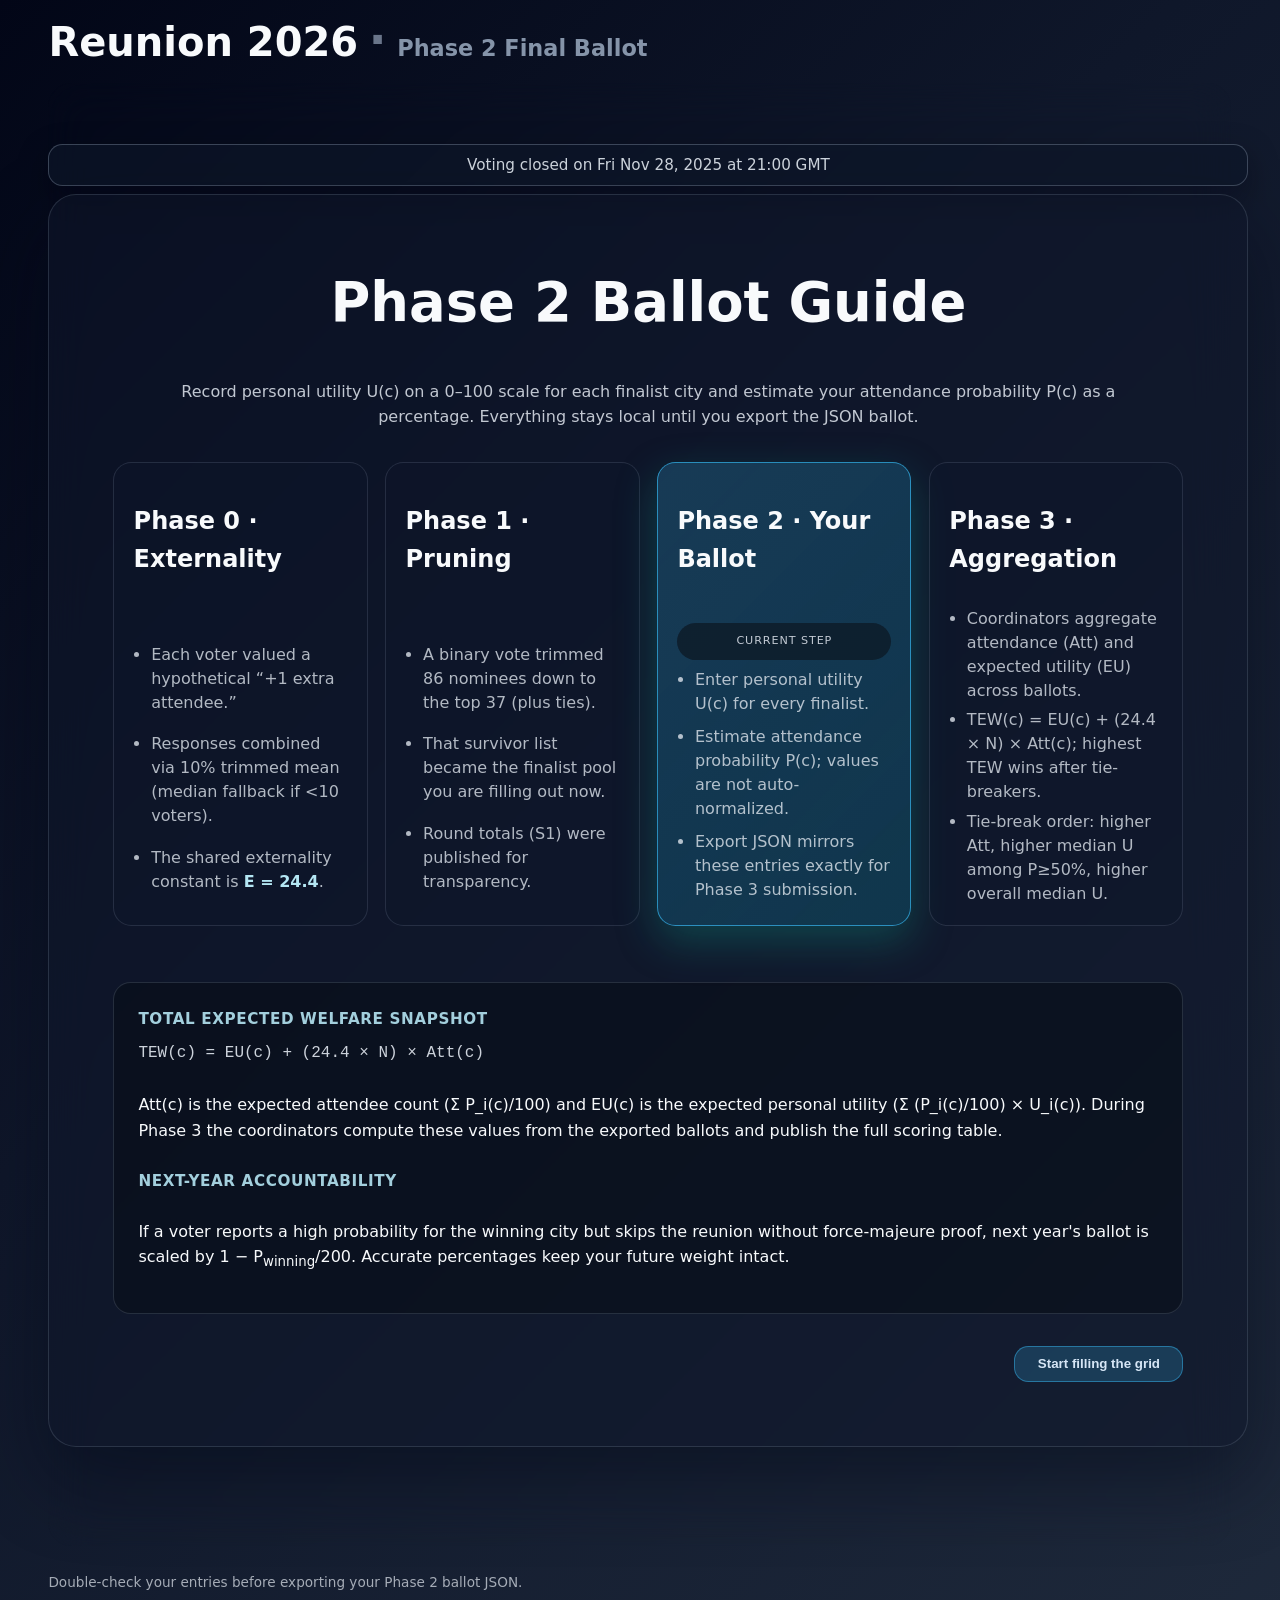
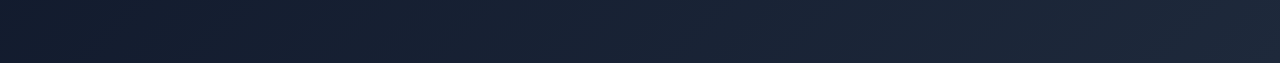
<file: index.html>
<!doctype html>
<html lang="en">
	<head>
		<meta charset="utf-8" />
		<meta name="viewport" content="width=device-width, initial-scale=1" />
		
		<link href="./_app/immutable/assets/0.D694T-lY.css" rel="stylesheet">
		<link href="./_app/immutable/assets/2.HRNiUAYQ.css" rel="stylesheet">
		<link rel="modulepreload" href="./_app/immutable/entry/start.GPjlVy9E.js">
		<link rel="modulepreload" href="./_app/immutable/chunks/DjeO5tV2.js">
		<link rel="modulepreload" href="./_app/immutable/chunks/CtXWJ4Rl.js">
		<link rel="modulepreload" href="./_app/immutable/chunks/BWXlo-vP.js">
		<link rel="modulepreload" href="./_app/immutable/chunks/DX2lUfdR.js">
		<link rel="modulepreload" href="./_app/immutable/entry/app.DF6a4t0v.js">
		<link rel="modulepreload" href="./_app/immutable/chunks/j1nT2hqj.js">
		<link rel="modulepreload" href="./_app/immutable/chunks/DscdaUK8.js">
		<link rel="modulepreload" href="./_app/immutable/chunks/BkcxXaB0.js">
		<link rel="modulepreload" href="./_app/immutable/chunks/CvkxTUf8.js">
		<link rel="modulepreload" href="./_app/immutable/nodes/0.BTne2GQh.js">
		<link rel="modulepreload" href="./_app/immutable/chunks/tUnkN8nb.js">
		<link rel="modulepreload" href="./_app/immutable/chunks/CHXiOBr5.js">
		<link rel="modulepreload" href="./_app/immutable/nodes/2.CywXmAq1.js"><!--12qhfyh--><link rel="icon" href="data:image/svg+xml,%3csvg%20xmlns='http://www.w3.org/2000/svg'%20width='107'%20height='128'%20viewBox='0%200%20107%20128'%3e%3ctitle%3esvelte-logo%3c/title%3e%3cpath%20d='M94.157%2022.819c-10.4-14.885-30.94-19.297-45.792-9.835L22.282%2029.608A29.92%2029.92%200%200%200%208.764%2049.65a31.5%2031.5%200%200%200%203.108%2020.231%2030%2030%200%200%200-4.477%2011.183%2031.9%2031.9%200%200%200%205.448%2024.116c10.402%2014.887%2030.942%2019.297%2045.791%209.835l26.083-16.624A29.92%2029.92%200%200%200%2098.235%2078.35a31.53%2031.53%200%200%200-3.105-20.232%2030%2030%200%200%200%204.474-11.182%2031.88%2031.88%200%200%200-5.447-24.116'%20style='fill:%23ff3e00'/%3e%3cpath%20d='M45.817%20106.582a20.72%2020.72%200%200%201-22.237-8.243%2019.17%2019.17%200%200%201-3.277-14.503%2018%2018%200%200%201%20.624-2.435l.49-1.498%201.337.981a33.6%2033.6%200%200%200%2010.203%205.098l.97.294-.09.968a5.85%205.85%200%200%200%201.052%203.878%206.24%206.24%200%200%200%206.695%202.485%205.8%205.8%200%200%200%201.603-.704L69.27%2076.28a5.43%205.43%200%200%200%202.45-3.631%205.8%205.8%200%200%200-.987-4.371%206.24%206.24%200%200%200-6.698-2.487%205.7%205.7%200%200%200-1.6.704l-9.953%206.345a19%2019%200%200%201-5.296%202.326%2020.72%2020.72%200%200%201-22.237-8.243%2019.17%2019.17%200%200%201-3.277-14.502%2017.99%2017.99%200%200%201%208.13-12.052l26.081-16.623a19%2019%200%200%201%205.3-2.329%2020.72%2020.72%200%200%201%2022.237%208.243%2019.17%2019.17%200%200%201%203.277%2014.503%2018%2018%200%200%201-.624%202.435l-.49%201.498-1.337-.98a33.6%2033.6%200%200%200-10.203-5.1l-.97-.294.09-.968a5.86%205.86%200%200%200-1.052-3.878%206.24%206.24%200%200%200-6.696-2.485%205.8%205.8%200%200%200-1.602.704L37.73%2051.72a5.42%205.42%200%200%200-2.449%203.63%205.79%205.79%200%200%200%20.986%204.372%206.24%206.24%200%200%200%206.698%202.486%205.8%205.8%200%200%200%201.602-.704l9.952-6.342a19%2019%200%200%201%205.295-2.328%2020.72%2020.72%200%200%201%2022.237%208.242%2019.17%2019.17%200%200%201%203.277%2014.503%2018%2018%200%200%201-8.13%2012.053l-26.081%2016.622a19%2019%200%200%201-5.3%202.328'%20style='fill:%23fff'/%3e%3c/svg%3e"/><!----><!--1uha8ag--><!----><title>Reunion 2026 — Lightning Grid (Voting ends in 18d 12:31 GMT)</title>
	</head>
	<body data-sveltekit-preload-data="hover">
		<div style="display: contents"><!--[--><!--[--><!----><div class="app-shell svelte-12qhfyh"><!--[--><header class="app-header svelte-12qhfyh"><div class="brand svelte-12qhfyh"><h1 class="svelte-12qhfyh"><a href="/" class="svelte-12qhfyh"><span class="brand-name svelte-12qhfyh">Reunion 2026</span> <span class="brand-separator svelte-12qhfyh" aria-hidden="true">·</span> <span class="brand-phase svelte-12qhfyh">Phase 2 Final Ballot</span></a></h1></div> <!--[!--><!--]--> <!--[!--><!--]--> <div class="sr-announcer svelte-12qhfyh" aria-live="polite" aria-atomic="true"></div></header><!--]--> <div class="app-body svelte-12qhfyh"><main class="content grid-mode svelte-12qhfyh" id="main-content" tabindex="-1"><!--[--><!----><div class="page-container svelte-1uha8ag"><div class="countdown-banner svelte-1uha8ag" aria-live="polite">Voting closes in 18d 12:31 (Fri Nov 28, 2025 · 21:00 GMT)</div> <!--[--><!--[--><section class="hero svelte-yczqw6"><h1 class="svelte-yczqw6">Phase 2 Ballot Guide</h1> <p class="lede svelte-yczqw6">Record personal utility U(c) on a 0–100 scale for each finalist city and estimate your attendance probability P(c) as a percentage. Everything stays local until you export the JSON ballot.</p> <section class="phase-cards svelte-yczqw6"><article class="svelte-yczqw6"><h2>Phase 0 · Externality</h2> <ul class="svelte-yczqw6"><li>Each voter valued a hypothetical “+1 extra attendee.”</li> <li>Responses combined via 10% trimmed mean (median fallback if &lt;10 voters).</li> <li class="svelte-yczqw6">The shared externality constant is <strong class="svelte-yczqw6">E = 24.4</strong>.</li></ul></article> <article class="svelte-yczqw6"><h2>Phase 1 · Pruning</h2> <ul class="svelte-yczqw6"><li>A binary vote trimmed 86 nominees down to the top 37 (plus ties).</li> <li>That survivor list became the finalist pool you are filling out now.</li> <li>Round totals (S1) were published for transparency.</li></ul></article> <article class="current svelte-yczqw6"><h2>Phase 2 · Your Ballot</h2> <span class="current-tag svelte-yczqw6">Current step</span> <ul class="svelte-yczqw6"><li>Enter personal utility U(c) for every finalist.</li> <li>Estimate attendance probability P(c); values are not auto-normalized.</li> <li>Export JSON mirrors these entries exactly for Phase 3 submission.</li></ul></article> <article class="svelte-yczqw6"><h2>Phase 3 · Aggregation</h2> <ul class="svelte-yczqw6"><li>Coordinators aggregate attendance (Att) and expected utility (EU) across ballots.</li> <li>TEW(c) = EU(c) + (24.4 × N) × Att(c); highest TEW wins after tie-breakers.</li> <li>Tie-break order: higher Att, higher median U among P≥50%, higher overall median U.</li></ul></article></section> <section class="framework svelte-yczqw6"><h3 class="svelte-yczqw6">Total Expected Welfare snapshot</h3> <pre class="svelte-yczqw6">TEW(c) = EU(c) + (24.4 × N) × Att(c)</pre> <p>Att(c) is the expected attendee count (Σ P_i(c)/100) and EU(c) is the expected personal utility (Σ (P_i(c)/100) × U_i(c)). During Phase 3 the coordinators compute these values from the exported ballots and publish the full scoring table.</p> <h3 class="svelte-yczqw6">Next-year accountability</h3> <p>If a voter reports a high probability for the winning city but skips the reunion without force-majeure proof, next year's ballot is scaled by 1 − P<sub>winning</sub>/200. Accurate percentages keep your future weight intact.</p></section> <footer class="modal-footer svelte-yczqw6"><button type="button" class="primary svelte-yczqw6">Start filling the grid</button></footer></section><!--]--><!--]--></div><!----><!--]--></main></div> <footer class="app-footer svelte-12qhfyh"><p>Double-check your entries before exporting your Phase 2 ballot JSON.</p></footer></div> <!--[--><div class="result-area svelte-12qhfyh" data-result-pane=""><section class="result-pane svelte-ktcmex"><div class="result-row svelte-ktcmex"><span class="row-label svelte-ktcmex">Status</span> <div class="row-body framed svelte-ktcmex"><div class="progress-track svelte-ktcmex" role="progressbar" aria-valuenow="0" aria-valuemin="0" aria-valuemax="100" aria-valuetext="0 of 74"><div class="progress-fill svelte-ktcmex" style="width: 0%;"></div></div> <div class="status-text svelte-ktcmex" aria-live="polite">0/74 values complete (0%)</div></div></div> <div class="result-row svelte-ktcmex"><span class="row-label svelte-ktcmex">JSON</span> <div class="row-body framed svelte-ktcmex"><code class="json-preview svelte-ktcmex" aria-label="Export preview" aria-live="polite">[
  [
    "??",
    "??"
  ],
  [
    "??",
    "??"
  ],
  [
    "??",
    "??"
  ],
  [
    "??",
    "??"
  ],
  [
    "??",
    "??"
  ],
  [
    "??",
    "??"
  ],
  [
    "??",
    "??"
  ],
  [
    "??",
    "??"
  ],
  [
    "??",
    "??"
  ],
  [
    "??",
    "??"
  ],
  [
    "??",
    "??"
  ],
  [
    "??",
    "??"
  ],
  [
    "??",
    "??"
  ],
  [
    "??",
    "??"
  ],
  [
    "??",
    "??"
  ],
  [
    "??",
    "??"
  ],
  [
    "??",
    "??"
  ],
  [
    "??",
    "??"
  ],
  [
    "??",
    "??"
  ],
  [
    "??",
    "??"
  ],
  [
    "??",
    "??"
  ],
  [
    "??",
    "??"
  ],
  [
    "??",
    "??"
  ],
  [
    "??",
    "??"
  ],
  [
    "??",
    "??"
  ],
  [
    "??",
    "??"
  ],
  [
    "??",
    "??"
  ],
  [
    "??",
    "??"
  ],
  [
    "??",
    "??"
  ],
  [
    "??",
    "??"
  ],
  [
    "??",
    "??"
  ],
  [
    "??",
    "??"
  ],
  [
    "??",
    "??"
  ],
  [
    "??",
    "??"
  ],
  [
    "??",
    "??"
  ],
  [
    "??",
    "??"
  ],
  [
    "??",
    "??"
  ]
]</code></div></div></section><!----></div><!--]--> <div class="toast-region svelte-qgs7me" aria-live="assertive" aria-atomic="false"><!--[--><!--]--></div><!----><!----><!--]--> <!--[!--><!--]--><!--]-->
			
			<script>
				{
					__sveltekit_a4614p = {
						base: new URL(".", location).pathname.slice(0, -1),
						assets: "/nerdsreunion2026_phase2"
					};

					const element = document.currentScript.parentElement;

					Promise.all([
						import("./_app/immutable/entry/start.GPjlVy9E.js"),
						import("./_app/immutable/entry/app.DF6a4t0v.js")
					]).then(([kit, app]) => {
						kit.start(app, element, {
							node_ids: [0, 2],
							data: [null,null],
							form: null,
							error: null
						});
					});
				}
			</script>
		</div>
	</body>
</html>
</file>
<file: _app/immutable/assets/0.D694T-lY.css>
.result-pane.svelte-ktcmex{padding:.75rem 1rem;border-top:1px solid var(--surface-border);background:#060b13e6;display:grid;gap:.65rem;box-shadow:0 -8px 20px #0206174d}.result-row.svelte-ktcmex{display:grid;grid-template-columns:max-content 1fr;gap:.75rem;align-items:center}.row-label.svelte-ktcmex{font-size:.68rem;text-transform:uppercase;letter-spacing:.12em;color:#94a3b8d9;align-self:start}.row-body.svelte-ktcmex{display:grid;gap:.35rem}.progress-track.svelte-ktcmex{position:relative;height:.45rem;border-radius:999px;background:#94a3b833;overflow:hidden}.progress-fill.svelte-ktcmex{position:absolute;inset:0;width:0;background:linear-gradient(90deg,#38bdf8cc,#0ea5e9e6);transition:width .16s ease}.status-text.svelte-ktcmex{font-size:.75rem;color:#e2e8f0d9}.json-preview.svelte-ktcmex{display:block;margin:0;padding:.4rem .65rem;background:#0f172aa6;border-radius:.55rem;border:1px solid rgba(148,163,184,.25);font-family:var(--font-family-code, "IBM Plex Mono", ui-monospace, SFMono-Regular, SFMono, Menlo, Monaco, Consolas, "Liberation Mono", "Courier New", monospace);font-size:.7rem;color:#e2e8f0e6;white-space:nowrap;overflow-x:auto;overflow-y:hidden}.json-preview.svelte-ktcmex::-webkit-scrollbar{height:4px}.json-preview.svelte-ktcmex::-webkit-scrollbar-thumb{background:#94a3b84d;border-radius:999px}.toast-region.svelte-qgs7me{position:fixed;top:1.5rem;right:1.5rem;display:grid;gap:.75rem;z-index:1100}.toast.svelte-qgs7me{min-width:240px;max-width:320px;background:#0f172af5;border:1px solid rgba(148,163,184,.4);border-radius:.9rem;padding:.85rem 1.1rem;display:grid;grid-template-columns:1fr auto;gap:.75rem;align-items:center;box-shadow:0 18px 50px #02061773}.toast.svelte-qgs7me p:where(.svelte-qgs7me){margin:0;font-size:.85rem;color:var(--text-primary)}.toast-error.svelte-qgs7me{border-color:#f871718c;box-shadow:0 18px 50px #f8717140}.toast-info.svelte-qgs7me{border-color:#38bdf873}.close.svelte-qgs7me{font:inherit;background:transparent;border:1px solid rgba(148,163,184,.35);border-radius:999px;width:1.8rem;height:1.8rem;color:inherit;cursor:pointer}@media(max-width:640px){.toast-region.svelte-qgs7me{right:.75rem;left:.75rem;gap:.5rem}.toast.svelte-qgs7me{max-width:none}}:root{--color-surface-base: linear-gradient(135deg, #020617, #0f172a 40%, #1e293b 100%);--color-surface-panel: rgba(15, 23, 42, .55);--color-surface-muted: rgba(15, 23, 42, .8);--color-surface-raised: rgba(30, 41, 59, .8);--color-border-soft: rgba(148, 163, 184, .2);--color-border-strong: rgba(148, 163, 184, .4);--color-text-primary: #f8fafc;--color-text-muted: rgba(226, 232, 240, .7);--color-accent: #38bdf8;--shadow-elevated: 0 25px 60px rgba(2, 6, 23, .5);--shadow-accent: 0 18px 40px rgba(56, 189, 248, .35);--space-lg: clamp(1.5rem, 4vw, 4rem);--radius-xl: 1.75rem;--font-family-base: "Inter", system-ui, -apple-system, BlinkMacSystemFont, "Segoe UI", sans-serif;--font-family-mono: "JetBrains Mono", "Fira Code", Menlo, monospace;--font-size-h1: clamp(2rem, 3vw + 1rem, 3.25rem);--font-size-h2: clamp(1.25rem, 1.5vw + 1rem, 1.75rem);--font-size-body: 1rem;--font-line-height: 1.6}:root{--surface: var(--color-surface-panel);--surface-muted: var(--color-surface-muted);--surface-raised: var(--color-surface-raised);--surface-border: var(--color-border-soft);--text-primary: var(--color-text-primary);--text-muted: var(--color-text-muted);--accent: var(--color-accent)}html,body{margin:0;padding:0;font-family:var(--font-family-base);background:var(--color-surface-base);color:var(--text-primary);min-height:100%;line-height:var(--font-line-height)}*,*:before,*:after{box-sizing:border-box}:focus-visible{outline:2px solid var(--accent);outline-offset:3px}.app-shell.svelte-12qhfyh{min-height:100vh;display:flex;flex-direction:column;padding-left:clamp(1.5rem,3vw,3rem);padding-right:clamp(1.5rem,3vw,3rem);padding-top:.5rem;padding-bottom:3.5rem;gap:.75rem;max-width:1260px;margin:0 auto}.app-header.svelte-12qhfyh{display:flex;justify-content:space-between;align-items:center;gap:1rem;padding:.4rem 0}.brand.svelte-12qhfyh h1:where(.svelte-12qhfyh){margin:0;font-size:clamp(1.5rem,2vw + 1rem,2.5rem);line-height:1.05}.brand.svelte-12qhfyh h1:where(.svelte-12qhfyh) a:where(.svelte-12qhfyh){color:inherit;text-decoration:none;display:inline-flex;align-items:baseline;gap:.65rem;flex-wrap:wrap}.brand-name.svelte-12qhfyh{font-weight:700}.brand-separator.svelte-12qhfyh{font-size:1.2em;color:#94a3b8b3}.brand-phase.svelte-12qhfyh{font-size:clamp(1rem,1.2vw + .85rem,1.4rem);color:#94a3b8e6}.header-nav.svelte-12qhfyh{display:flex;gap:.75rem}.header-nav.svelte-12qhfyh button:where(.svelte-12qhfyh){display:inline-flex;align-items:center;font:inherit;border-radius:999px;padding:.35rem 1.1rem;border:1px solid transparent;cursor:pointer;background:transparent;color:inherit;transition:background .16s ease,border-color .16s ease}.header-nav.svelte-12qhfyh button.link:where(.svelte-12qhfyh){color:var(--accent)}.header-nav.svelte-12qhfyh .btn-icon:where(.svelte-12qhfyh){display:inline-flex;align-items:center;justify-content:center;margin-right:.4rem;font-size:.95em}.export-feedback.svelte-12qhfyh{margin:.35rem 0 0;font-size:.75rem;color:var(--text-muted)}.sr-announcer.svelte-12qhfyh{position:absolute;width:1px;height:1px;margin:-1px;border:0;padding:0;clip:rect(0 0 0 0);overflow:hidden;white-space:nowrap}.app-body.svelte-12qhfyh{flex:1;display:flex;flex-direction:column;gap:clamp(2rem,4vw,3rem)}.app-body.compact.svelte-12qhfyh{gap:clamp(1.5rem,3vw,2rem)}.content.svelte-12qhfyh{min-height:400px;background:#0f172a8c;border-radius:1.5rem;border:1px solid rgba(148,163,184,.2);padding:2.25rem;box-shadow:0 25px 60px #02061780;-webkit-backdrop-filter:blur(20px);backdrop-filter:blur(20px)}.content.grid-mode.svelte-12qhfyh{padding:.75rem 0 1.75rem}.content.intro-open.svelte-12qhfyh{background:transparent;border:none;box-shadow:none;padding:clamp(1.5rem,5vh,3rem) 0 clamp(2rem,6vh,4rem);min-height:0}.content.solo.svelte-12qhfyh{background:transparent;border:none;box-shadow:none;padding:0;min-height:auto}.app-footer.svelte-12qhfyh{color:var(--text-muted);font-size:.85rem}.result-area.svelte-12qhfyh{position:sticky;bottom:0;left:0;right:0;background:#020617bf;border-top:1px solid rgba(148,163,184,.25);-webkit-backdrop-filter:blur(14px);backdrop-filter:blur(14px)}@media(min-width:1600px){.app-shell.svelte-12qhfyh{max-width:1440px}.content.svelte-12qhfyh{padding:2.75rem 3rem}}
</file>
<file: _app/immutable/assets/2.HRNiUAYQ.css>
.picker.svelte-furii8{position:relative;display:inline-flex;flex-direction:column;align-items:center;gap:.4rem}.value-button.svelte-furii8{position:relative;width:5.2rem;min-height:2.75rem;border-radius:1.4rem;border:1px solid rgba(148,163,184,.4);background:#0f172a8c;color:inherit;font:inherit;display:inline-flex;align-items:center;justify-content:center;cursor:pointer;transition:border-color .15s ease,background .15s ease,transform .15s ease;z-index:930}.value-button.svelte-furii8:hover{border-color:#38bdf899;background:#38bdf840;transform:translateY(-1px)}.value-button.svelte-furii8:disabled{opacity:.5;cursor:not-allowed}.picker[data-state=empty].svelte-furii8 .value-button:where(.svelte-furii8){border-style:dashed;color:#94a3b8e6}.picker[data-state=invalid].svelte-furii8 .value-button:where(.svelte-furii8){border-color:#f87171;background:#78102073;color:#fecaca}.value-label.svelte-furii8{font-family:var(--font-family-mono, "IBM Plex Mono", monospace);font-size:1.15rem;letter-spacing:.05em}.hint.svelte-furii8{margin:0;font-size:.7rem;color:#94a3b8a6;text-transform:uppercase;letter-spacing:.08em}.picker[data-state=invalid].svelte-furii8 .hint:where(.svelte-furii8){color:#fca5a5}.radial.svelte-furii8{position:fixed;width:var(--overlay-size, 240px);height:var(--overlay-size, 240px);pointer-events:none;z-index:5000;transform:translate(-50%,-50%)}.radial.svelte-furii8:after{content:"";position:absolute;inset:0;border-radius:50%;background:radial-gradient(circle,#0c15261f 30%,#1d4ed8d9 55%,#1d4ed8fa);box-shadow:0 24px 48px #080e20a6}.radial-label.svelte-furii8{position:absolute;top:-1.9rem;left:50%;transform:translate(-50%);font-family:var(--font-family-mono, "IBM Plex Mono", monospace);font-size:.9rem;letter-spacing:.08em;color:#e2f1fff2;pointer-events:none;text-shadow:0 10px 28px rgba(2,6,23,.7)}.radial-option.svelte-furii8{position:absolute;top:50%;left:50%;width:2.2rem;height:2.2rem;border-radius:50%;border:1px solid rgba(191,219,254,.45);background:#60a5fa52;color:#f1f5f9eb;font-size:.7rem;font-family:var(--font-family-mono, "IBM Plex Mono", monospace);display:grid;place-items:center;cursor:pointer;pointer-events:auto;transition:background .12s ease,border-color .12s ease,transform .12s ease;z-index:5001}.radial-option.svelte-furii8:hover,.radial-option.hovered.svelte-furii8{background:#3b82f6b8;border-color:#bfe9ffd9;transform:scale(1.05) translate(-50%,-50%)}.radial-option.selected.svelte-furii8{background:#2563ebeb;border-color:#bfe9fff2;color:#0c1b38f2}.picker.svelte-cojlv{position:relative;display:inline-flex;flex-direction:column;align-items:center;gap:.4rem}.value-button.svelte-cojlv{position:relative;width:5.2rem;min-height:2.75rem;border-radius:1.4rem;border:1px solid rgba(148,163,184,.4);background:#0f172a8c;color:inherit;font:inherit;display:inline-flex;align-items:center;justify-content:center;cursor:pointer;transition:border-color .15s ease,background .15s ease,transform .15s ease;z-index:930}.value-button.svelte-cojlv:hover{border-color:#38bdf899;background:#38bdf840;transform:translateY(-1px)}.value-button.svelte-cojlv:disabled{opacity:.5;cursor:not-allowed}.picker[data-state=empty].svelte-cojlv .value-button:where(.svelte-cojlv){border-style:dashed;color:#94a3b8e6}.picker[data-state=invalid].svelte-cojlv .value-button:where(.svelte-cojlv){border-color:#f87171;background:#78102073;color:#fecaca}.value-label.svelte-cojlv{font-family:var(--font-family-mono, "IBM Plex Mono", monospace);font-size:1.15rem;letter-spacing:.05em}.hint.svelte-cojlv{margin:0;font-size:.7rem;color:#94a3b8a6;text-transform:uppercase;letter-spacing:.08em}.picker[data-state=invalid].svelte-cojlv .hint:where(.svelte-cojlv){color:#fca5a5}.radial.svelte-cojlv{position:fixed;width:var(--overlay-size, 240px);height:var(--overlay-size, 240px);pointer-events:none;z-index:5000;transform:translate(-50%,-50%)}.radial.svelte-cojlv:after{content:"";position:absolute;inset:0;border-radius:50%;background:radial-gradient(circle,#0c15261f 30%,#1d4ed8d9 55%,#1d4ed8fa);box-shadow:0 24px 48px #080e20a6}.radial-label.svelte-cojlv{position:absolute;top:-1.9rem;left:50%;transform:translate(-50%);font-family:var(--font-family-mono, "IBM Plex Mono", monospace);font-size:.9rem;letter-spacing:.08em;color:#e2f1fff2;pointer-events:none;text-shadow:0 10px 28px rgba(2,6,23,.7)}.radial-option.svelte-cojlv{position:absolute;top:50%;left:50%;width:2.2rem;height:2.2rem;border-radius:50%;border:1px solid rgba(191,219,254,.45);background:#60a5fa52;color:#f1f5f9eb;font-size:.7rem;font-family:var(--font-family-mono, "IBM Plex Mono", monospace);display:grid;place-items:center;cursor:pointer;pointer-events:auto;transition:background .12s ease,border-color .12s ease,transform .12s ease;z-index:5001}.radial-option.svelte-cojlv:hover,.radial-option.hovered.svelte-cojlv{background:#3b82f6b8;border-color:#bfe9ffd9;transform:scale(1.05) translate(-50%,-50%)}.radial-option.selected.svelte-cojlv{background:#2563ebeb;border-color:#bfe9fff2;color:#0c1b38f2}.backdrop.svelte-1bwzqxo{position:fixed;inset:0;background:#020617cc;display:flex;align-items:flex-start;justify-content:center;padding:clamp(1.5rem,4vh,2.5rem);overflow-y:auto;z-index:1250}.dialog.svelte-1bwzqxo{background:#081220eb;color:#e2e8f0f2;border-radius:1.25rem;padding:2rem clamp(2rem,4vw,3.5rem);width:min(72rem,95vw);max-height:min(90vh,60rem);box-shadow:0 30px 70px #02061799;display:grid;grid-template-rows:auto 1fr auto;gap:1.5rem;overflow:hidden}header.svelte-1bwzqxo{display:flex;align-items:flex-start;justify-content:space-between;gap:1.5rem}header.svelte-1bwzqxo h2:where(.svelte-1bwzqxo){margin:0 0 .35rem;font-size:1.35rem}.subtitle.svelte-1bwzqxo{margin:0;color:#94a3b8d9;font-size:.9rem}.close.svelte-1bwzqxo{border:none;background:transparent;color:inherit;font-size:1.6rem;cursor:pointer;line-height:1}.content.svelte-1bwzqxo{display:grid;gap:2rem;max-height:70vh;overflow-y:auto;padding-right:clamp(.25rem,1vw,.75rem)}.global.svelte-1bwzqxo{display:grid;gap:1rem}.global.svelte-1bwzqxo h3:where(.svelte-1bwzqxo){margin:0;font-size:1.1rem}.global-grid.svelte-1bwzqxo{display:grid;gap:1.5rem;grid-template-columns:repeat(auto-fit,minmax(260px,1fr))}.button-column.svelte-1bwzqxo{display:grid;gap:.5rem}.button-row.svelte-1bwzqxo{display:flex;gap:.5rem;flex-wrap:wrap}fieldset.svelte-1bwzqxo{border:1px solid rgba(148,163,184,.25);border-radius:1rem;padding:1rem 1.25rem;display:grid;gap:.75rem}legend.svelte-1bwzqxo{padding:0 .5rem;font-weight:600;letter-spacing:.05em;text-transform:uppercase;font-size:.75rem;color:#bfdbfed9}.normalize.svelte-1bwzqxo{display:grid;grid-template-columns:auto auto minmax(3rem,4rem) auto;align-items:center;gap:.5rem}.normalize.svelte-1bwzqxo{display:flex;flex-wrap:wrap;align-items:center;gap:.5rem}.matrix.svelte-1bwzqxo{display:grid;gap:1rem}.matrix-head.svelte-1bwzqxo h3:where(.svelte-1bwzqxo){margin:0;font-size:1.1rem}.matrix-head.svelte-1bwzqxo p:where(.svelte-1bwzqxo){margin:.25rem 0 0;color:#94a3b8cc;font-size:.85rem}.matrix-table.svelte-1bwzqxo{border:1px solid rgba(148,163,184,.25);border-radius:1rem;overflow:hidden}.matrix-row.svelte-1bwzqxo{display:grid;grid-template-columns:minmax(120px,.7fr) minmax(220px,1fr) minmax(220px,1fr);align-items:stretch}.matrix-header.svelte-1bwzqxo{background:#0c172a73;font-weight:600}.matrix-cell.svelte-1bwzqxo{padding:.85rem 1rem;border-bottom:1px solid rgba(148,163,184,.2)}.matrix-row.svelte-1bwzqxo:last-child .matrix-cell:where(.svelte-1bwzqxo){border-bottom:none}.cell-sub.svelte-1bwzqxo{font-size:.75rem;color:#94a3b8bf;margin-top:.2rem}.control-row.svelte-1bwzqxo{display:grid;grid-template-columns:minmax(8rem,1fr) minmax(5rem,auto) auto;align-items:center;gap:.5rem}select.svelte-1bwzqxo{padding:.35rem .6rem;border-radius:.65rem;border:1px solid rgba(148,163,184,.35);background:#08122099;color:inherit;font-size:.85rem;min-width:4.3rem}.delta-label.svelte-1bwzqxo{display:contents}.empty.svelte-1bwzqxo{margin:0;padding:1rem;font-size:.9rem;color:#94a3b8cc}.actions.svelte-1bwzqxo{display:flex;justify-content:flex-end;gap:.85rem}button.svelte-1bwzqxo{font:inherit;border-radius:999px;padding:.45rem 1rem;cursor:pointer;border:1px solid rgba(148,163,184,.35);background:#0f172a99;color:inherit;font-size:.85rem}button.secondary.svelte-1bwzqxo{background:transparent;border:1px solid rgba(148,163,184,.45);color:inherit}button.svelte-1bwzqxo:not(.primary):hover{border-color:#bfe9ff99}.actions.svelte-1bwzqxo{justify-content:flex-end}.history-wrapper.svelte-h2c6bt{position:relative;display:inline-flex;align-items:center}.history-button.svelte-h2c6bt{font:inherit;padding:.35rem .95rem;border-radius:.85rem;border:1px solid rgba(148,163,184,.4);background:#08142299;color:inherit;cursor:pointer;transition:background .15s ease,border-color .15s ease,transform .15s ease}.history-button.svelte-h2c6bt:hover{background:#38bdf82e;border-color:#94e9f880;transform:translateY(-1px)}.history-button.svelte-h2c6bt:focus-visible{outline:2px solid rgba(125,211,252,.7);outline-offset:3px}.btn-icon.svelte-h2c6bt{display:inline-flex;align-items:center;justify-content:center;margin-right:.35rem;font-size:.95em}.history-overlay.svelte-h2c6bt{position:absolute;top:calc(100% + .75rem);right:0;min-width:260px;max-width:320px;max-height:280px;background:#080d18f5;border:1px solid rgba(148,163,184,.4);border-radius:1rem;box-shadow:0 25px 60px #02061799;padding:1rem;display:grid;gap:.9rem;overflow:auto;z-index:1500}.history-overlay.svelte-h2c6bt section:where(.svelte-h2c6bt) header:where(.svelte-h2c6bt){font-size:.75rem;text-transform:uppercase;letter-spacing:.08em;color:#94a3b8bf;margin-bottom:.4rem}.history-overlay.svelte-h2c6bt ul:where(.svelte-h2c6bt){margin:0;padding:0;list-style:none;display:grid;gap:.45rem}.history-overlay.svelte-h2c6bt li:where(.svelte-h2c6bt){display:grid;gap:.3rem;color:#e2e8f0f2;font-size:.85rem}.row-head.svelte-h2c6bt{display:flex;gap:.4rem;align-items:baseline}.row-head.svelte-h2c6bt .meta:where(.svelte-h2c6bt){font-size:.7rem;color:#94a3b8b3}.diffs.svelte-h2c6bt{margin:0;padding-left:1.2rem;display:grid;gap:.2rem;font-size:.78rem;color:#d1d5dbf2}.diffs.svelte-h2c6bt li:where(.svelte-h2c6bt)::marker{color:#94a3b8a6}.empty.svelte-h2c6bt{margin:0;color:#94a3b8bf;font-size:.82rem}.image-strip.svelte-f9uau2{display:grid;gap:.75rem}.image-row.svelte-f9uau2{display:flex;gap:.75rem;overflow-x:auto;padding-bottom:.25rem;scroll-snap-type:x proximity}.image-row.svelte-f9uau2::-webkit-scrollbar{height:8px}.image-row.svelte-f9uau2::-webkit-scrollbar-thumb{background:#94a3b84d;border-radius:999px}figure.svelte-f9uau2{margin:0;display:grid;gap:.4rem;min-width:160px;max-width:200px;scroll-snap-align:start}figcaption.svelte-f9uau2{font-size:.75rem;color:#e2e8f0d9;line-height:1.4}.credit.svelte-f9uau2{color:#94a3b8e6}.status.svelte-f9uau2{margin:0;font-size:.85rem;color:#94a3b8d9}.status.error.svelte-f9uau2{color:#fca5a5f2}.status.muted.svelte-f9uau2{color:#94a3b899}.inline-strip.svelte-f9uau2{position:relative;display:grid;width:100%;height:var(--inline-height, 18rem);overflow:hidden;border-radius:0;box-shadow:0 12px 32px #080d1873;background:#080d18bf}.inline-track.svelte-f9uau2{display:flex;gap:.75rem;align-items:stretch;height:100%;animation:svelte-f9uau2-inline-scroll var(--scroll-duration, 24s) linear infinite;animation-direction:var(--scroll-direction, normal)}.reduced-motion .inline-track.svelte-f9uau2{animation:none;transform:translate(0)}.inline-frame.svelte-f9uau2{margin:0;flex:0 0 auto;height:var(--inline-height, 18rem);display:inline-flex;align-items:center;justify-content:center}.inline-overlay.svelte-f9uau2{position:absolute;inset:auto 0 0;display:grid;gap:.35rem;padding:.95rem;background:linear-gradient(180deg,#080d1800,#080d18eb 85%)}.inline-heading.svelte-f9uau2{display:flex;justify-content:space-between;align-items:center;gap:1rem}.inline-name.svelte-f9uau2{font-weight:700;font-size:.95rem;letter-spacing:.05em;text-transform:uppercase;color:#ffffffa6}.inline-country.svelte-f9uau2{font-size:.72rem;letter-spacing:.18em;text-transform:uppercase;color:#94a3b8d9}.inline-summary.svelte-f9uau2,.inline-weather.svelte-f9uau2,.inline-food.svelte-f9uau2{margin:0;font-size:.78rem;line-height:1.4;color:#e0e7ffbf}.inline-weather.svelte-f9uau2,.inline-food.svelte-f9uau2{color:#bee3f8e6}.background-strip.svelte-f9uau2{position:absolute;inset:0;overflow:hidden;pointer-events:none;border-radius:inherit}.sprite-runner.svelte-f9uau2{position:absolute;inset:0;display:flex;height:100%;animation:svelte-f9uau2-sprite-scroll var(--scroll-duration, 24s) linear infinite;animation-direction:var(--scroll-direction, normal);will-change:transform;filter:saturate(1.1)}.sprite-runner.paused.svelte-f9uau2{animation-play-state:paused;transform:translate(0)}.reduced-motion .sprite-runner.svelte-f9uau2{animation:none;transform:translate(0)}.sprite-frame.svelte-f9uau2{flex:0 0 auto;height:100%;aspect-ratio:var(--sprite-ratio, 1) / 1;background-size:100% 100%;background-repeat:no-repeat}.background-placeholder.svelte-f9uau2{display:grid;place-items:center;height:100%;font-size:.75rem;color:#bfdbfebf;background:#080d1899}@keyframes svelte-f9uau2-inline-scroll{0%{transform:translate(0)}to{transform:translate(-50%)}}@keyframes svelte-f9uau2-sprite-scroll{0%{transform:translate(0)}to{transform:translate(-50%)}}.status-ribbon.svelte-jdafhq,.status-inline.svelte-jdafhq{display:inline-flex;align-items:center;gap:.6rem;max-width:100%}.status-ribbon.svelte-jdafhq{padding:.7rem 1rem;border-radius:1.5rem;background:#38bdf81f;border:1px solid rgba(56,189,248,.35);color:#e0f2fe}.status-inline.svelte-jdafhq{padding:0;border:none;color:inherit;flex:0 1 auto;justify-content:flex-start;min-width:0;gap:.3rem;align-items:center}.chip.svelte-jdafhq,.chip-button.svelte-jdafhq,.status-chip.svelte-jdafhq{display:inline-flex;flex-direction:column;gap:.08rem;padding:.45rem .85rem;border-radius:.75rem;background:#0a122280;border:1px solid rgba(148,163,184,.4);min-width:max(10ch,0);text-align:center;line-height:1.08;color:inherit}.status-inline.svelte-jdafhq .chip:where(.svelte-jdafhq),.status-inline.svelte-jdafhq .chip-button:where(.svelte-jdafhq),.status-inline.svelte-jdafhq .status-chip:where(.svelte-jdafhq){background:#08122066;padding:.26rem .54rem;border-radius:.7rem}.chip-button.svelte-jdafhq{cursor:pointer;transition:background .15s ease,border-color .15s ease,transform .15s ease;display:inline-flex;align-items:center;justify-content:center;gap:.4rem;min-height:3.2rem}.chip-button.static.svelte-jdafhq{cursor:default}.chip-button.svelte-jdafhq:hover{background:#38bdf82e;border-color:#94e9f873;transform:translateY(-1px)}.chip-button.svelte-jdafhq:focus-visible{outline:2px solid rgba(125,211,252,.7);outline-offset:3px}.btn-icon.svelte-jdafhq{display:inline-flex;align-items:center;justify-content:center;margin-right:.35rem;font-size:1.05rem}.status-chip.svelte-jdafhq{border-style:dashed;color:#bfefffe6}.label.svelte-jdafhq{text-transform:uppercase;letter-spacing:.08em;font-size:.65rem;color:#bfdbfeb3;line-height:1}.chip-content.svelte-jdafhq{display:inline-flex;align-items:center;justify-content:center;gap:.35rem}.chip-icon.svelte-jdafhq{font-size:1.05rem;margin-right:.25rem}.chip.svelte-jdafhq strong:where(.svelte-jdafhq){color:#e2f1ffe6;font-weight:600;font-size:.88rem;line-height:1.05}.confirm-backdrop.svelte-jdafhq{position:fixed;inset:0;background:#080c18a6;display:flex;align-items:flex-start;justify-content:center;padding:clamp(1.5rem,5vh,3rem) clamp(1.5rem,4vw,3rem);overflow-y:auto;z-index:120}.confirm-box.svelte-jdafhq{max-width:360px;background:#0f172af2;border-radius:1rem;border:1px solid rgba(148,163,184,.35);padding:1.5rem;display:grid;gap:1rem;color:#e2e8f0eb}.confirm-box.svelte-jdafhq h3:where(.svelte-jdafhq){margin:0;font-size:1rem}.confirm-box.svelte-jdafhq p:where(.svelte-jdafhq){margin:0;font-size:.9rem;line-height:1.5}.confirm-actions.svelte-jdafhq{display:flex;gap:.75rem;flex-wrap:wrap}.confirm-actions.svelte-jdafhq button:where(.svelte-jdafhq){min-width:0;font:inherit;border-radius:999px;padding:.5rem 1.3rem;border:1px solid rgba(56,189,248,.5);background:#0812208c;color:#e0f2fe;cursor:pointer;transition:background .15s ease,border-color .15s ease}.confirm-actions.svelte-jdafhq button:where(.svelte-jdafhq):hover{background:#38bdf833;border-color:#38bdf8bf}.confirm-actions.svelte-jdafhq .danger:where(.svelte-jdafhq){background:#f8717133;border-color:#f8717199}.confirm-actions.svelte-jdafhq .danger:where(.svelte-jdafhq):hover{background:#f8717147}.grid-shell.svelte-1mrulz2{--grid-inline-pad: clamp(1rem, 2vw, 1.5rem);--utility-width: 7.25rem;--probability-width: 7.75rem;--row-bg-extra: calc(var(--utility-width) + var(--probability-width) + 4rem);display:grid;gap:1rem;width:100%;padding:0 var(--grid-inline-pad);box-sizing:border-box}.grid-header.svelte-1mrulz2{display:flex;align-items:center;gap:.75rem;padding:0;width:100%;justify-content:space-between;flex-wrap:nowrap}.grid-header.svelte-1mrulz2>:where(.svelte-1mrulz2){flex-shrink:0}.toolbar.svelte-1mrulz2{display:flex;gap:.5rem;margin-left:auto;flex-wrap:nowrap;align-items:center}.toolbar.svelte-1mrulz2 button:where(.svelte-1mrulz2){font:inherit;padding:.35rem .95rem;border-radius:.85rem;border:1px solid rgba(148,163,184,.4);background:#0812208c;color:inherit;cursor:pointer;transition:background .15s ease,border-color .15s ease,transform .15s ease}.toolbar.svelte-1mrulz2 button:where(.svelte-1mrulz2):disabled{opacity:.45;cursor:not-allowed}.toolbar.svelte-1mrulz2 button:where(.svelte-1mrulz2):hover:not(:disabled),.toolbar.svelte-1mrulz2 button:where(.svelte-1mrulz2):focus-visible{background:#38bdf82e;border-color:#94e9f880;transform:translateY(-1px)}.toolbar.svelte-1mrulz2 .btn-icon:where(.svelte-1mrulz2),.row-reset.svelte-1mrulz2 .btn-icon:where(.svelte-1mrulz2){display:inline-flex;align-items:center;justify-content:center;margin-right:.35rem;font-size:.95em}.table-scroll.svelte-1mrulz2{width:calc(100% + (var(--grid-inline-pad) * 2));margin:0 calc(-1 * var(--grid-inline-pad));position:relative;overflow-x:auto}table.svelte-1mrulz2{width:100%;table-layout:fixed;border-collapse:collapse;background:transparent;font-size:.95rem}.col-city.svelte-1mrulz2{width:auto}.col-utility.svelte-1mrulz2{width:7.25rem}.col-probability.svelte-1mrulz2{width:7.75rem}thead.svelte-1mrulz2{color:var(--text-primary)}thead.svelte-1mrulz2 th:where(.svelte-1mrulz2){position:sticky;top:0;z-index:6;text-align:left;padding:.85rem 1rem;font-weight:600;background:#060b14f7;box-shadow:inset 0 -1px #94a3b833}thead.svelte-1mrulz2 th:where(.svelte-1mrulz2):first-child{border-top-left-radius:.75rem}thead.svelte-1mrulz2 th:where(.svelte-1mrulz2):last-child{border-top-right-radius:.75rem}.city-header.svelte-1mrulz2,.city-col.svelte-1mrulz2{width:auto;min-width:0}.utility-header.svelte-1mrulz2,.utility-col.svelte-1mrulz2{width:7rem;text-align:center}.probability-header.svelte-1mrulz2,.probability-col.svelte-1mrulz2{width:7.75rem;text-align:center}.utility-col.svelte-1mrulz2,.probability-col.svelte-1mrulz2{padding:1.2rem .6rem 1.4rem;background:transparent}.utility-header.svelte-1mrulz2,.probability-header.svelte-1mrulz2{text-align:center}.city-header.svelte-1mrulz2{padding-left:calc(1rem + var(--grid-inline-pad));padding-right:1rem}.city-col.svelte-1mrulz2{position:relative;padding-left:0;padding-right:0}tbody.svelte-1mrulz2 tr:where(.svelte-1mrulz2):nth-child(2n) td:where(.svelte-1mrulz2),tbody.svelte-1mrulz2 tr:where(.svelte-1mrulz2):nth-child(2n) th:where(.svelte-1mrulz2),tbody.svelte-1mrulz2 tr:where(.svelte-1mrulz2):nth-child(odd) td:where(.svelte-1mrulz2),tbody.svelte-1mrulz2 tr:where(.svelte-1mrulz2):nth-child(odd) th:where(.svelte-1mrulz2){background:transparent}.city-row.svelte-1mrulz2{position:relative;overflow:hidden;transition:transform .16s ease}.city-row.svelte-1mrulz2:hover,.city-row.svelte-1mrulz2:focus-within{transform:translateY(-2px)}.city-row.svelte-1mrulz2:hover .row-content:where(.svelte-1mrulz2),.city-row.svelte-1mrulz2:focus-within .row-content:where(.svelte-1mrulz2){border-color:#38bdf873}tbody.svelte-1mrulz2 td:where(.svelte-1mrulz2),tbody.svelte-1mrulz2 th:where(.svelte-1mrulz2){padding:0;border-bottom:none}tbody.svelte-1mrulz2 td:where(.svelte-1mrulz2):first-child,tbody.svelte-1mrulz2 th:where(.svelte-1mrulz2):first-child{padding-left:0}tbody.svelte-1mrulz2 td:where(.svelte-1mrulz2):last-child,tbody.svelte-1mrulz2 th:where(.svelte-1mrulz2):last-child{padding-right:0}td.svelte-1mrulz2{vertical-align:top}.probability-cell.svelte-1mrulz2{display:flex;justify-content:space-between;align-items:flex-start;gap:.75rem}.input-stack.svelte-1mrulz2{display:flex;flex-direction:column;gap:.5rem}.row-reset.svelte-1mrulz2{align-self:flex-start;padding:.35rem .8rem;border-radius:999px;border:1px solid rgba(148,163,184,.35);background:transparent;color:inherit;font:inherit;cursor:pointer}.row-reset.svelte-1mrulz2:hover{border-color:#38bdf866;background:#38bdf82e}.row-reset.svelte-1mrulz2:disabled{opacity:.5;cursor:not-allowed;border-color:#94a3b833;background:#0f172a4d}.city-card.svelte-1mrulz2{position:relative;min-height:16.875rem;display:grid;padding-right:calc(var(--row-bg-extra))}.row-bg.svelte-1mrulz2{position:absolute;top:0;bottom:0;left:0;right:calc(-1 * var(--row-bg-extra));pointer-events:none;z-index:0;overflow:hidden}.row-bg.svelte-1mrulz2:after{content:"";position:absolute;inset:0;background:linear-gradient(to left,#040912e0 0% 20%,#04091200 50% 100%);pointer-events:none}.row-bg.svelte-1mrulz2 .background-strip{position:absolute;inset:0;width:100%;height:100%;border-radius:0}.row-content.svelte-1mrulz2{position:relative;z-index:2;padding:.9rem 1.4rem 1.2rem;display:flex;flex-direction:column;justify-content:space-between;gap:.5rem;color:#f0f9fff2;text-shadow:0 12px 30px rgba(2,6,23,.85)}.meta-stack.svelte-1mrulz2{position:absolute;left:1rem;bottom:.8rem;display:flex;flex-direction:column;align-items:flex-start;gap:.2rem}.city-headline.svelte-1mrulz2{position:relative;display:inline-flex;align-items:center;gap:.75rem;padding:.55rem 1.1rem;border-radius:1.2rem;background:#081020d1;border:1px solid rgba(148,163,184,.32);-webkit-backdrop-filter:blur(6px);backdrop-filter:blur(6px);box-shadow:0 16px 36px #0206178c;width:fit-content;max-width:calc(100% - 8rem);margin-left:-.75rem;margin-top:-.5rem}.city-title.svelte-1mrulz2{display:inline-flex;flex-direction:column;align-items:flex-start;gap:.25rem}.city-name.svelte-1mrulz2{font-size:clamp(1.4rem,2vw,1.7rem);font-weight:700;letter-spacing:.08em;text-transform:uppercase;color:#f8fafcf7;line-height:1.1}.city-country.svelte-1mrulz2{display:inline-flex;align-items:center;gap:.45rem;font-size:.78rem;letter-spacing:.3em;text-transform:uppercase;color:#bfdbfed9;white-space:nowrap}.flag.svelte-1mrulz2{font-size:1.1rem;line-height:1}.meta-stack.svelte-1mrulz2{align-self:flex-start;margin-top:auto;display:flex;flex-direction:column;gap:.3rem;padding-left:0;padding-bottom:0;margin-left:-.75rem;margin-bottom:-.55rem}.info-chip.svelte-1mrulz2{display:inline-flex;align-items:center;gap:.3rem;padding:.32rem .6rem;border-radius:.7rem;background:#0819299e;border:1px solid rgba(56,189,248,.23);font-size:.78rem;color:#e2e8f0e6;width:fit-content;max-width:min(60rem,100%)}.summary-chip.svelte-1mrulz2{font-size:.85rem;padding:.4rem .7rem}.summary-chip.error.svelte-1mrulz2{border-color:#f8717173;color:#fecaca}.hero.svelte-yczqw6{display:flex;flex-direction:column;gap:2rem;padding:clamp(2rem,6vw,4rem);background:#0f172a8c;border-radius:1.75rem;border:1px solid rgba(148,163,184,.2);box-shadow:0 32px 80px #02061773;-webkit-backdrop-filter:blur(24px);backdrop-filter:blur(24px);text-align:center;max-width:min(1200px,96vw);margin:0 auto clamp(1.5rem,5vh,3rem);min-height:min(88vh,1100px);justify-content:space-between}h1.svelte-yczqw6{margin:0;font-size:clamp(2.5rem,3vw + 1.2rem,3.4rem);font-weight:700}.lede.svelte-yczqw6{color:#e2e8f0d9;max-width:clamp(72ch,92%,96ch);margin:0 auto;line-height:1.6}.phase-cards.svelte-yczqw6{display:grid;gap:1.1rem;grid-template-columns:repeat(4,minmax(220px,1fr));text-align:left}.phase-cards.svelte-yczqw6 article:where(.svelte-yczqw6){background:#0f172a73;border:1px solid rgba(148,163,184,.18);border-radius:1.15rem;padding:1.2rem;display:grid;gap:.5rem}.phase-cards.svelte-yczqw6 article.current:where(.svelte-yczqw6){background:linear-gradient(135deg,#38bdf838,#0e749052);border-color:#38bdf8a6;box-shadow:0 15px 40px #0d948859}.current-tag.svelte-yczqw6{display:inline-flex;align-items:center;justify-content:center;padding:.25rem .6rem;border-radius:999px;background:#0c1824bf;color:#e2e8f0d9;font-size:.7rem;text-transform:uppercase;letter-spacing:.08em;margin-top:.35rem}.phase-cards.svelte-yczqw6 ul:where(.svelte-yczqw6){margin:0;padding-left:1.1rem;color:#e2e8f0c7;display:grid;gap:.35rem;line-height:1.5}.phase-cards.svelte-yczqw6 li:where(.svelte-yczqw6) strong:where(.svelte-yczqw6){color:#bef2fff2}.framework.svelte-yczqw6{margin-top:1.5rem;display:grid;gap:.6rem;background:#080d178c;border:1px solid rgba(148,163,184,.2);border-radius:1.1rem;padding:1.5rem;text-align:left}.framework.svelte-yczqw6 h3:where(.svelte-yczqw6){margin:0;font-size:.95rem;letter-spacing:.04em;text-transform:uppercase;color:#bef2ffd9}.framework.svelte-yczqw6 pre:where(.svelte-yczqw6){margin:0;font-family:"JetBrains Mono",var(--font-family-mono, monospace);color:#e2e8f0e6}.modal-footer.svelte-yczqw6{display:flex;justify-content:flex-end}.modal-footer.svelte-yczqw6 .primary:where(.svelte-yczqw6){padding:.6rem 1.4rem;border-radius:.9rem;border:1px solid rgba(56,189,248,.45);background:#38bdf833;color:#e2f0fff2;font-weight:600;cursor:pointer;transition:background .12s ease,border-color .12s ease}.modal-footer.svelte-yczqw6 .primary:where(.svelte-yczqw6):hover,.modal-footer.svelte-yczqw6 .primary:where(.svelte-yczqw6):focus-visible{background:#38bdf852;border-color:#7dd3fcbf}@media(max-width:1080px){.phase-cards.svelte-yczqw6{grid-template-columns:repeat(auto-fit,minmax(220px,1fr))}}@media(max-width:640px){.modal-footer.svelte-yczqw6{justify-content:stretch}.modal-footer.svelte-yczqw6 .primary:where(.svelte-yczqw6){width:100%}}.page-container.svelte-1uha8ag{min-height:100vh;display:flex;justify-content:center;align-items:flex-start;flex-direction:column}.page-container.svelte-1uha8ag .hero{width:min(1200px,96vw)}.countdown-banner.svelte-1uha8ag{width:min(1200px,96vw);margin:clamp(.5rem,2vw,1rem) auto .5rem;padding:.5rem 1rem;border-radius:.9rem;border:1px solid rgba(148,163,184,.35);background:#0f172aa6;color:#e2e8f0eb;font-size:.95rem;text-align:center;box-shadow:0 10px 30px #02061759;-webkit-backdrop-filter:blur(18px);backdrop-filter:blur(18px)}
</file>
